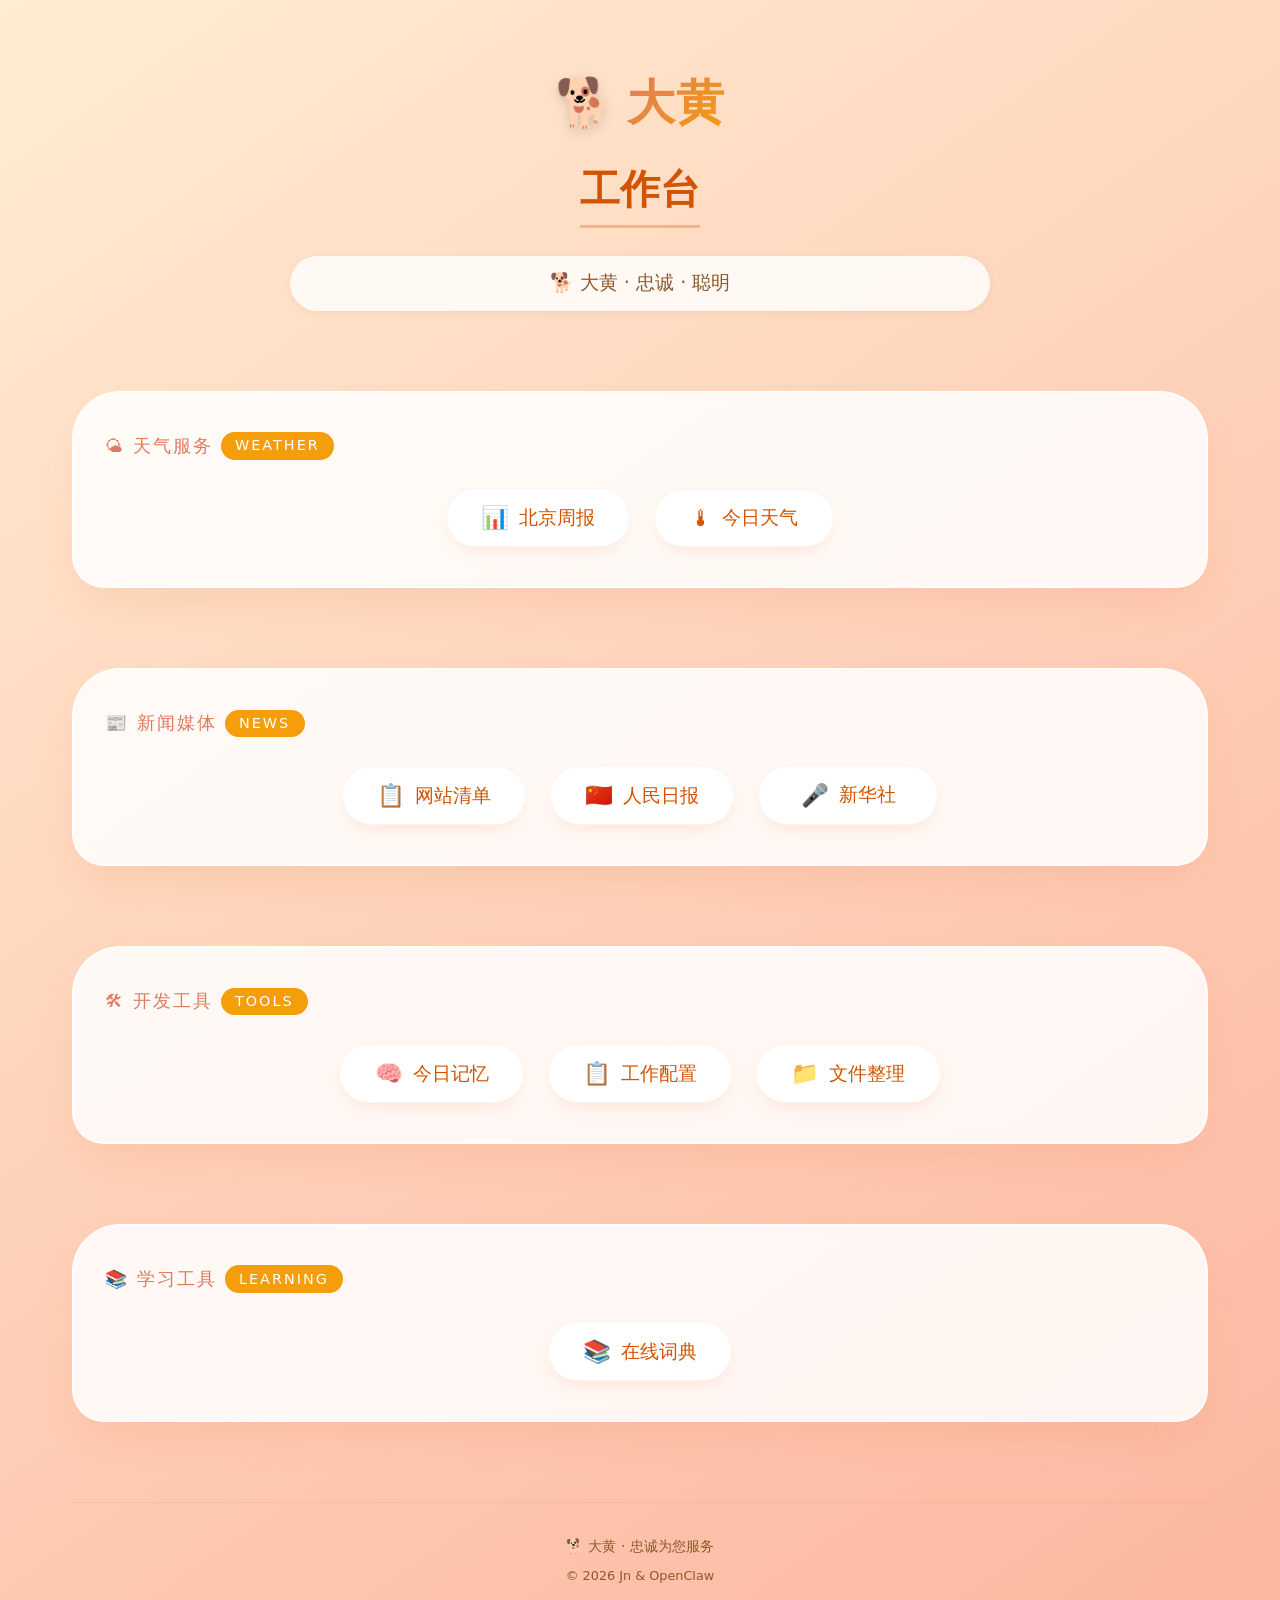
<file: index.html>
<!DOCTYPE html>
<html lang="zh-CN">
<head>
    <meta http-equiv="Content-Type" content="text/html; charset=UTF-8">
    <meta name="viewport" content="width=device-width, initial-scale=1.0">
    <title>大黄的工作台</title>
    <style>
        * {
            margin: 0;
            padding: 0;
            box-sizing: border-box;
        }

        body {
            font-family: 'Segoe UI', Roboto, 'Helvetica Neue', 'Noto Sans', system-ui, sans-serif;
            background: linear-gradient(145deg, #ffecd2 0%, #fcb69f 100%);
            min-height: 100vh;
            display: flex;
            flex-direction: column;
            color: #333;
            line-height: 1.6;
        }

        .layout {
            max-width: 1200px;
            margin: 0 auto;
            padding: 2rem 2rem 1rem;
            width: 100%;
            flex: 1;
            display: flex;
            flex-direction: column;
        }

        .hero {
            text-align: center;
            margin: 2rem 0 3rem 0;
            animation: fadeInUp 0.8s ease-out;
        }

        .dahuang-logo {
            display: flex;
            align-items: center;
            justify-content: center;
            gap: 12px;
            margin-bottom: 1rem;
        }

        .dahuang-logo span {
            font-size: 3rem;
            font-weight: 600;
            background: linear-gradient(135deg, #e07a5f, #f59e0b);
            -webkit-background-clip: text;
            -webkit-text-fill-color: transparent;
            background-clip: text;
            letter-spacing: 1px;
        }

        .dahuang-logo::before {
            content: "🐕";
            font-size: 3rem;
            filter: drop-shadow(0 4px 6px rgba(0,0,0,0.15));
        }

        h1 {
            font-size: 2.5rem;
            font-weight: 600;
            color: #d35400;
            margin-bottom: 0.75rem;
            border-bottom: 3px solid rgba(211, 84, 0, 0.3);
            display: inline-block;
            padding-bottom: 0.25rem;
        }

        .subhead {
            font-size: 1.2rem;
            color: #8b5a2b;
            max-width: 700px;
            margin: 1rem auto 0;
            background: rgba(255,255,255,0.8);
            backdrop-filter: blur(4px);
            padding: 0.75rem 2rem;
            border-radius: 60px;
            box-shadow: 0 2px 8px rgba(0,0,0,0.05);
        }

        .tool-section {
            background: rgba(255, 255, 255, 0.85);
            backdrop-filter: blur(8px);
            border-radius: 48px 48px 32px 32px;
            padding: 2.5rem 2rem;
            box-shadow: 0 20px 40px -12px rgba(240, 138, 83, 0.2),
                        0 0 0 1px rgba(255,255,255,0.8) inset;
            border: 1px solid rgba(255,255,255,0.9);
            margin: 2rem 0 3rem 0;
            transition: all 0.3s ease;
        }

        .section-label {
            display: flex;
            align-items: center;
            gap: 0.5rem;
            font-size: 1.1rem;
            text-transform: uppercase;
            letter-spacing: 2px;
            color: #e07a5f;
            margin-bottom: 1.8rem;
            font-weight: 500;
        }

        .section-label span {
            background: #f59e0b;
            color: white;
            padding: 0.15rem 0.9rem;
            border-radius: 30px;
            font-size: 0.9rem;
        }

        .button-grid {
            display: flex;
            flex-wrap: wrap;
            gap: 1.5rem;
            justify-content: center;
            align-items: center;
        }

        .button-grid button {
            background: white;
            border: none;
            padding: 1rem 2.2rem;
            font-size: 1.2rem;
            font-weight: 550;
            color: #d35400;
            border-radius: 60px;
            cursor: pointer;
            box-shadow: 0 8px 18px -8px rgba(240, 138, 83, 0.25),
                        0 0 0 1px rgba(240, 138, 83, 0.1) inset;
            transition: all 0.2s ease;
            min-width: 180px;
            display: inline-flex;
            align-items: center;
            justify-content: center;
            gap: 10px;
            font-family: inherit;
            backdrop-filter: blur(2px);
        }

        .button-grid button:hover {
            background: #fff8e1;
            transform: translateY(-3px);
            box-shadow: 0 16px 24px -10px #f59e0b;
        }

        .button-grid button:active {
            transform: translateY(0);
            transition: 0.05s;
        }

        .button-emoji {
            font-size: 1.4rem;
        }

        footer {
            text-align: center;
            color: #8b5a2b;
            font-size: 0.9rem;
            padding: 2rem 0 0.5rem;
            border-top: 1px solid rgba(240, 138, 83, 0.2);
            margin-top: 2rem;
        }

        @keyframes fadeInUp {
            from {
                opacity: 0;
                transform: translateY(15px);
            }
            to {
                opacity: 1;
                transform: translateY(0);
            }
        }

        @media (max-width: 600px) {
            .layout {
                padding: 1rem;
            }
            h1 {
                font-size: 2rem;
            }
            .button-grid button {
                width: 100%;
                max-width: 280px;
            }
            .subhead {
                font-size: 1rem;
                padding: 0.5rem 1rem;
            }
            .tool-section {
                padding: 1.5rem 1rem;
            }
        }
    </style>
</head>
<body>
    <div class="layout">
        <div class="hero">
            <div class="dahuang-logo">
                <span>大黄</span>
            </div>
            <h1>工作台</h1>
            <div class="subhead">
                🐕 大黄 · 忠诚 · 聪明
            </div>
        </div>

        <div class="tool-section">
            <div class="section-label">
                🌤 天气服务 <span>WEATHER</span>
            </div>
            <div class="button-grid">
                <button onclick="location.href='weather/weekly.html'">
                    <span class="button-emoji">📊</span>
                    <span>北京周报</span>
                </button>
                <button onclick="location.href='weather/index.html'">
                    <span class="button-emoji">🌡</span>
                    <span>今日天气</span>
                </button>
            </div>
        </div>

        <div class="tool-section">
            <div class="section-label">
                📰 新闻媒体 <span>NEWS</span>
            </div>
            <div class="button-grid">
                <button onclick="location.href='paper/newspapers.md'">
                    <span class="button-emoji">📋</span>
                    <span>网站清单</span>
                </button>
                <button onclick="location.href='paper/renminribao.html'">
                    <span class="button-emoji">🇨🇳</span>
                    <span>人民日报</span>
                </button>
                <button onclick="location.href='paper/xinhuashe.html'">
                    <span class="button-emoji">🎤</span>
                    <span>新华社</span>
                </button>
            </div>
        </div>

        <div class="tool-section">
            <div class="section-label">
                🛠 开发工具 <span>TOOLS</span>
            </div>
            <div class="button-grid">
                <button onclick="location.href='memory/2026-03-22.md'">
                    <span class="button-emoji">🧠</span>
                    <span>今日记忆</span>
                </button>
                <button onclick="location.href='AGENTS.md'">
                    <span class="button-emoji">📋</span>
                    <span>工作配置</span>
                </button>
                <button onclick="location.href='tools/file-manager.html'">
                    <span class="button-emoji">📁</span>
                    <span>文件整理</span>
                </button>
            </div>
        </div>

        <div class="tool-section">
            <div class="section-label">
                📚 学习工具 <span>LEARNING</span>
            </div>
            <div class="button-grid">
                <button onclick="location.href='tools/dictionary.html'">
                    <span class="button-emoji">📚</span>
                    <span>在线词典</span>
                </button>
            </div>
        </div>

        <footer>
            <p>🐕 大黄 · 忠诚为您服务</p>
            <p style="margin-top: 0.5rem; font-size: 0.8rem;">© 2026 Jn & OpenClaw</p>
        </footer>
    </div>
</body>
</html>
</file>
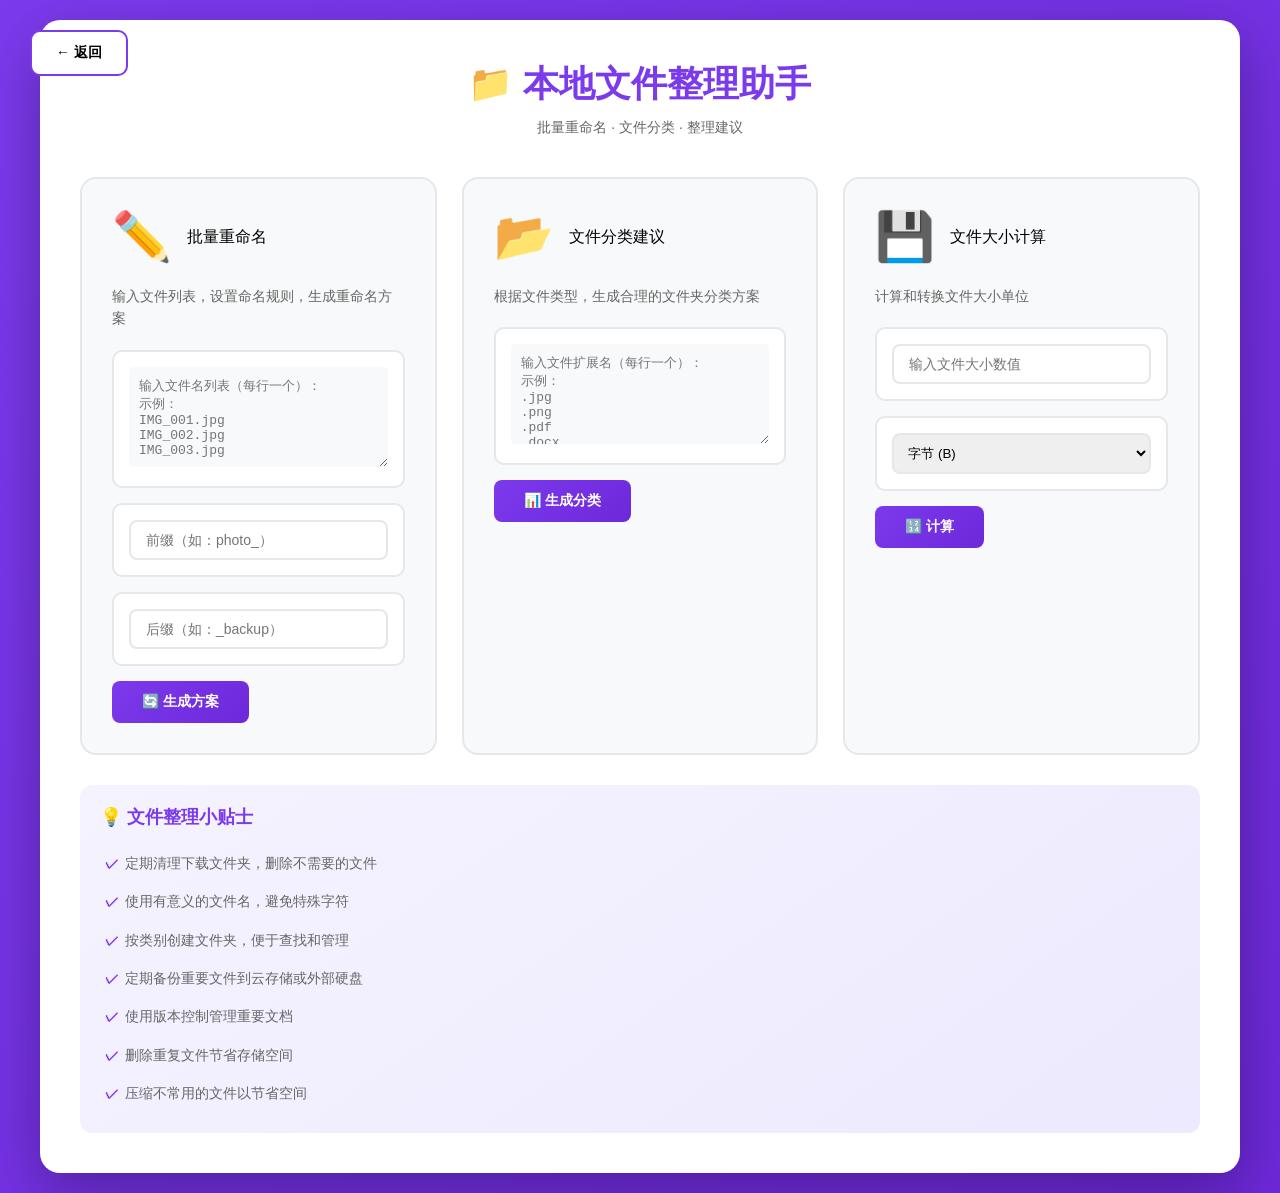
<file: tools/file-manager.html>
<!DOCTYPE html>
<html lang="zh-CN">
<head>
    <meta charset="UTF-8">
    <meta name="viewport" content="width=device-width, initial-scale=1.0">
    <title>本地文件整理助手</title>
    <style>
        * {
            margin: 0;
            padding: 0;
            box-sizing: border-box;
        }

        body {
            font-family: 'Segoe UI', Tahoma, Geneva, Verdana, sans-serif;
            background: linear-gradient(135deg, #7c3aed 0%, #6d28d9 100%);
            min-height: 100vh;
            padding: 20px;
        }

        .container {
            background: white;
            border-radius: 20px;
            box-shadow: 0 20px 60px rgba(0, 0, 0, 0.3);
            padding: 40px;
            max-width: 1200px;
            margin: 0 auto;
        }

        .header {
            text-align: center;
            margin-bottom: 40px;
        }

        .header h1 {
            font-size: 36px;
            color: #7c3aed;
            margin-bottom: 10px;
            display: flex;
            align-items: center;
            justify-content: center;
            gap: 15px;
        }

        .header p {
            font-size: 14px;
            color: #666;
        }

        .back-btn {
            position: absolute;
            top: 30px;
            left: 30px;
            background: white;
            color: (124px, 58, 237, 1);
            border: 2px solid #7c3aed;
            padding: 12px 24px;
            border-radius: 10px;
            font-size: 14px;
            font-weight: bold;
            cursor: pointer;
            transition: all 0.2s;
        }

        .back-btn:hover {
            background: #7c3aed;
            color: white;
            box-shadow: 0 4px 12px rgba(124, 58, 237, 0.3);
        }

        .content-grid {
            display: grid;
            grid-template-columns: repeat(auto-fit, minmax(350px, 1fr));
            gap: 25px;
        }

        .tool-card {
            background: #f8f9fa;
            border: 2px solid #e5e7eb;
            border-radius: 16px;
            padding: 30px;
            transition: all 0.2s;
        }

        .tool-card:hover {
            border-color: #7c3aed;
            box-shadow: 0 8px 24px rgba(124, 58, 237, 0.15);
            transform: translateY(-4px);
        }

        .tool-header {
            display: flex;
            align-items: center;
            gap: 15px;
            margin-bottom: 20px;
        }

        .tool-icon {
            font-size: 48px;
        }

        . .tool-title {
            font-size: 22px;
            font-weight: bold;
            color: #333;
        }

        .tool-desc {
            font-size: 14px;
            color: #666;
            margin-bottom: 20px;
            line-height: 1.6;
        }

        .input-area {
            background: white;
            border: 2px solid #e5e7eb;
            border-radius: 10px;
            padding: 15px;
            margin-bottom: 15px;
        }

        .input-area textarea {
            width: 100%;
            height: 100px;
            border: none;
            resize: vertical;
            font-family: 'Courier New', monospace;
            font-size: 13px;
            padding: 10px;
            border-radius: 5px;
            background: #f8f9fa;
        }

        .input-area textarea:focus {
            outline: none;
            background: #eef2ff;
        }

        .input-area input {
            width: 100%;
            padding: 10px 15px;
            border: 2px solid #e5e7eb;
            border-radius: 8px;
            font-size: 14px;
            font-family: inherit;
            transition: all 0.2s;
        }

        .input-area input:focus {
            outline: none;
            border-color: #7c3aed;
            box-shadow: 0 0 0 3px rgba(124, 58, 237, 0.1);
        }

        .action-btn {
            background: linear-gradient(135deg, #7c3aed 0%, #6d28d9 100%);
            color: white;
            border: none;
            padding: 12px 30px;
            font-size: 14px;
            font-weight: bold;
            border-radius: 8px;
            cursor: pointer;
            transition: all 0.2s;
            margin-right: 10px;
        }

        .action-btn:hover {
            transform: translateY(-2px);
            box-shadow: 0 6px 15px rgba(124, 58, 237, 0.3);
        }

        .result-area {
            background: white;
            border: 2px solid #7c3aed;
            border-radius: 10px;
            padding: 20px;
            margin-top: 15px;
            max-height: 300px;
            overflow-y: auto;
        }

        .result-area h4 {
            color: #7c3aed;
            margin-bottom: 10px;
            font-size: 16px;
        }

        .result-content {
            font-family: 'Courier New', monospace;
            font-size: 13px;
            color: #333;
            white-space: pre-wrap;
            line-height: 1.6;
        }

        .tips {
            background: linear-gradient(145deg, #f5f3ff 0%, #ede9fe 100%);
            border-radius: 12px;
            padding: 20px;
            margin-top: 30px;
        }

        .tips h3 {
            color: #7c3aed;
            font-size: 18px;
            margin-bottom: 15px;
        }

        .tips ul {
            list-style: none;
            padding-left: 0;
        }

        .tips li {
            padding: 8px 0;
            padding-left: 25px;
            position: relative;
            font-size: 14px;
            color: #666;
            line-height: 1.6;
        }

        .tips li::before {
            content: '✓';
            position: absolute;
            left: 5px;
            color: #7c3aed;
            font-weight: bold;
        }

        @media (max-width: 768px) {
            .container {
                padding: 30px 20px;
            }
            .header h1 {
                font-size: 28px;
            }
            .content-grid {
                grid-template-columns: 1fr;
            }
            .back-btn {
                position: relative;
                margin-bottom: 20px;
                top: 0;
                left: 0;
            }
        }
    </style>
</head>
<body>
    <div class="container">
        <button class="back-btn" onclick="location.href='../index.html'">← 返回</button>
        
        <div class="header">
            <h1>📁 本地文件整理助手</h1>
            <p>批量重命名 · 文件分类 · 整理建议</p>
        </div>

        <div class="content-grid">
            <!-- 批量重命名 -->
            <div class="tool-card">
                <div class="tool-header">
                    <span class="tool-icon">✏️</span>
                    <span class="tool-title">批量重命名</span>
                </div>
                <div class="tool-desc">
                    输入文件列表，设置命名规则，生成重命名方案
                </div>
                
                <div class="input-area">
                    <textarea id="fileList" placeholder="输入文件名列表（每行一个）：
示例：
IMG_001.jpg
IMG_002.jpg
IMG_003.jpg"></textarea>
                </div>
                
                <div class="input-area">
                    <input type="text" id="renamePrefix" placeholder="前缀（如：photo_）">
                </div>
                
                <div class="input-area">
                    <input type="text" id="renameSuffix" placeholder="后缀（如：_backup）">
                </div>
                
                <button class="action-btn" onclick="generateRename()">🔄 生成方案</button>
                
                <div class="result-area" id="renameResult" style="display: none;">
                    <h4>重命名方案：</h4>
                    <div class="result-content" id="renameContent"></div>
                </div>
            </div>

            <!-- 文件分类建议 -->
            <div class="tool-card">
                <div class="tool-header">
                    <span class="tool-icon">📂</span>
                    <span class="tool-title">文件分类建议</span>
                </div>
                <div class="tool-desc">
                    根据文件类型，生成合理的文件夹分类方案
                </div>
                
                <div class="input-area">
                    <textarea id="fileTypes" placeholder="输入文件扩展名（每行一个）：
示例：
.jpg
.png
.pdf
.docx
.mp3
.mp4"></textarea>
                </div>
                
                <button class="action-btn" onclick="generateCategories()">📊 生成分类</button>
                
                <div class="result-area" id="categoryResult" style="display: none;">
                    <h4>分类建议：</h4>
                    <div class="result-content" id="categoryContent"></div>
                </div>
            </div>

            <!-- 文件大小转换 -->
            <div class="tool-card">
                <div class="tool-header">
                    <span class="tool-icon">💾</span>
                    <span class="tool-title">文件大小计算</span>
                </div>
                <div class="tool-desc">
                    计算和转换文件大小单位
                </div>
                
                <div class="input-area">
                    <input type="number" id="fileSize" placeholder="输入文件大小数值" min="0">
                </div>
                
                <div class="input-area">
                    <select id="sizeUnit" style="width: 100%; padding: 10px; border: 2px solid #e5e7eb; border-radius: 8px;">
                        <option value="B">字节 (B)</option>
                        <option value="KB">千字节 (KB)</option>
                        <option value="MB">兆字节 (MB)</option>
                        <option value="GB">吉字节 (GB)</option>
                        <option value="TB">太字节 (TB)</option>
                    </select>
                </div>
                
                <button class="action-btn" onclick="calculateSize()">🔢 计算</button>
                
                <div class="result-area" id="sizeResult" style="display: none;">
                    <h4>转换结果：</h4>
                    <div class="result-content" id="sizeContent"></div>
                </div>
            </div>
        </div>

        <div class="tips">
            <h3>💡 文件整理小贴士</h3>
            <ul>
                <li>定期清理下载文件夹，删除不需要的文件</li>
                <li>使用有意义的文件名，避免特殊字符</li>
                <li>按类别创建文件夹，便于查找和管理</li>
                <li>定期备份重要文件到云存储或外部硬盘</li>
                <li>使用版本控制管理重要文档</li>
                <li>删除重复文件节省存储空间</li>
                <li>压缩不常用的文件以节省空间</li>
            </ul>
        </div>
    </div>

    <script>
        function generateRename() {
            const fileList = document.getElementById('fileList').value.trim();
            const prefix = document.getElementById('renamePrefix').value.trim();
            const suffix = document.getElementById('renameSuffix').value.trim();
            
            if (!fileList) {
                alert('请输入文件名列表');
                return;
            }

            const files = fileList.split('\n').filter(f => f.trim());
            let result = '';
            
            files.forEach((file, index) => {
                const ext = file.includes('.') ? '.' + file.split('.').pop() : '';
                const newName = `${prefix}${String(index + 1).padStart(3, '0')}${suffix}${ext}`;
                result += `${file} → ${newName}\n`;
            });

            document.getElementById('renameContent').textContent = result;
            document.getElementById('renameResult').style.display = 'block';
        }

        function generateCategories() {
            const fileTypes = document.getElementById('fileTypes').value.trim();
            
            if (!fileTypes) {
                alert('请输入文件扩展名');
                return;
            }

            const types = fileTypes.split('\n').filter(t => t.trim());
            let result = '';
            
            const categories = {
                '图片': ['.jpg', '.jpeg', '.png', '.gif', '.bmp', '.svg', '.webp'],
                '文档': ['.pdf', '.doc', '.docx', '.xls', '.xlsx', '.ppt', '.pptx', '.txt'],
                '音频': ['.mp3', '.wav', '.flac', '.aac', '.ogg'],
                '视频': ['.mp4', '.avi', '.mkv', '.mov', '.wmv'],
                '压缩包': ['.zip', '.rar', '.7z', '.tar', '.gz'],
                '代码': ['.js', '.html', '.css', '.py', '.java', '.cpp', '.c'],
                '数据': ['.json', '.xml', '.csv', '.sql', '.db'],
                '其他': []
            };

            // 找出未分类的
            const categorized = Object.values(categories).flat();
            const uncategorized = types.filter(t => !categorized.includes(t.toLowerCase()));
            
            result += '建议的文件夹结构：\n\n';
            
            Object.entries(categories).forEach(([category, exts]) => {
                if (exts.length > 0) {
                    result += `📁 ${category}/\n`;
                    exts.forEach(ext => {
                        result += `   └── ${ext}\n`;
                    });
                    result += '\n';
                }
            });

            if (uncategorized.length > 0) {
                result += `📁 其他/\n`;
                uncategorized.forEach(ext => {
                    result += `   └── ${ext}\n`;
                });
            }

            document.getElementById('categoryContent').textContent = result;
            document.getElementById('categoryResult').style.display = 'block';
        }

        function calculateSize() {
            const size = parseFloat(document.getElementById('fileSize').value);
            const unit = document.getElementById('sizeUnit').value;
            
            if (isNaN(size) || size < 0) {
                alert('请输入有效的文件大小');
                return;
            }

            const units = ['B', 'KB', 'MB', 'GB', 'TB'];
            let bytes = size;
            
            // 转换为字节
            const startIndex = units.indexOf(unit);
            for (let i = 0; i < startIndex; i++) {
                bytes *= 1024;
            }

            let result = `原始大小：${size} ${unit}\n\n`;
            result += '转换结果：\n\n';
            
            units.forEach((u, index) => {
                const converted = bytes / Math.pow(1024, index);
                if (converted >= 1) {
                    result += `${converted.toFixed(2).padStart(10)} ${u}\n`;
                }
            });

            // 文件数量估算
            result += '\n';
            result += '文件数量估算（假设每个文件）：\n\n';
            
            const estimates = [
                { size: 1024, name: '1KB 文本文件' },
                { size: 1024 * 1024, name: '1MB 图片' },
                { size: 1024 * 1024 * 10, name: '10MB 音乐' },
                { size: 1024 * 1024 * 100, name: '100MB 视频' },
                { size: 1024 * 1024 * 500, name: '500MB 视频' }
            ];

            estimates.forEach(est => {
                const count = Math.floor(bytes / est.size);
                result += `   可以存储约 ${count.toLocaleString()} 个 ${est.name}\n`;
            });

            document.getElementById('sizeContent').textContent = result;
            document.getElementById('sizeResult').style.display = 'block';
        }
    </script>
</body>
</html>
</file>
